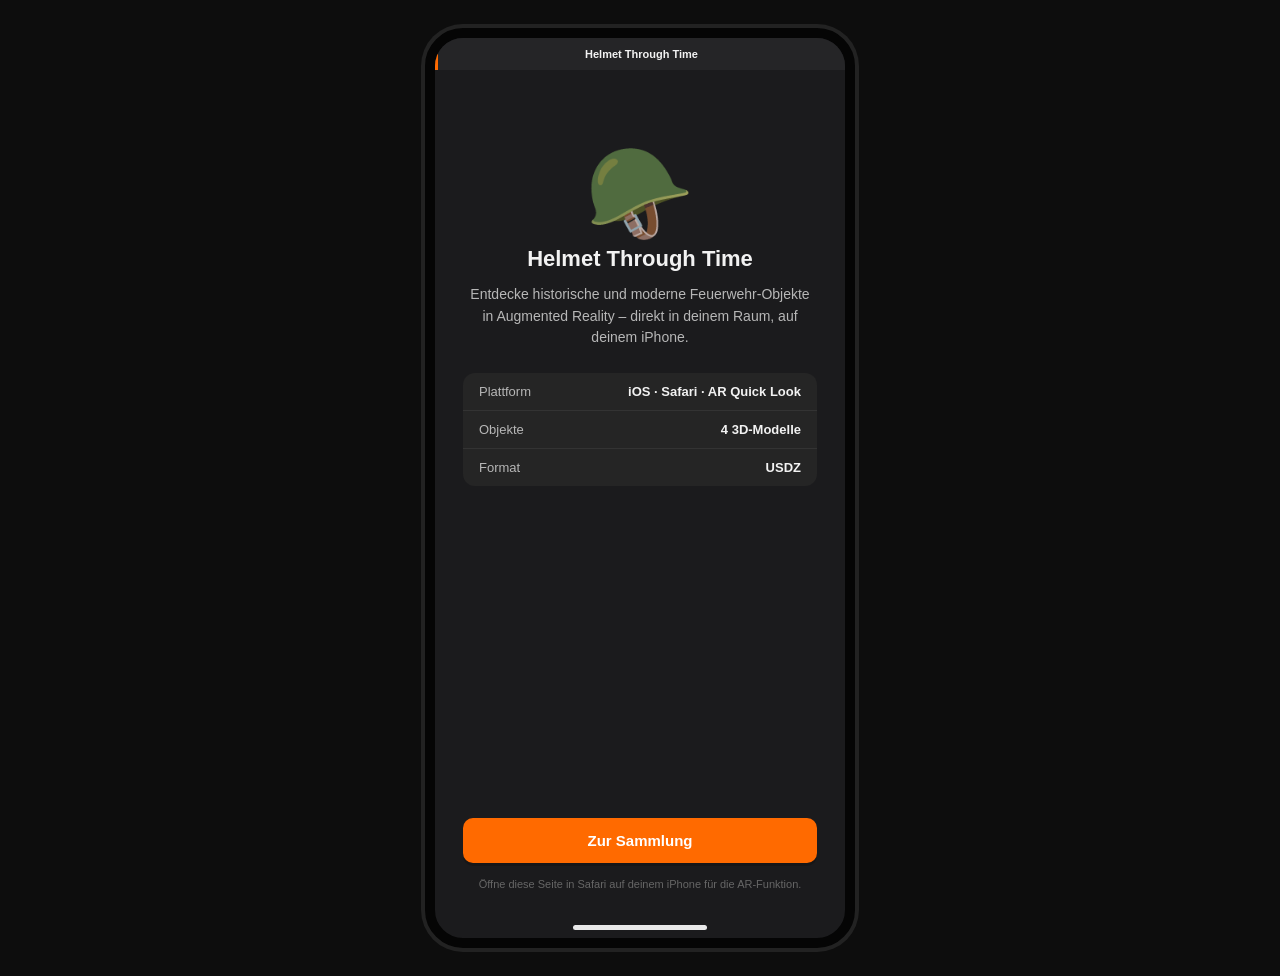
<file: index.html>
<!doctype html>
<html lang="de">
<head>
  <meta charset="utf-8">
  <meta name="viewport" content="width=device-width, initial-scale=1, viewport-fit=cover">
  <title>Helmet Through Time</title>
  <link rel="stylesheet" href="style.css">
</head>
<body>
  <main class="phone">

    <div class="topbar">Helmet Through Time</div>

    <section class="content">

      <div class="hero-icon">🪖</div>

      <h1 class="home-title">Helmet Through Time</h1>

      <p class="home-sub">
        Entdecke historische und moderne Feuerwehr-Objekte in Augmented Reality –
        direkt in deinem Raum, auf deinem iPhone.
      </p>

      <div class="info-box">
        <div class="info-row">
          <span class="info-label">Plattform</span>
          <span class="info-value">iOS · Safari · AR Quick Look</span>
        </div>
        <div class="info-row">
          <span class="info-label">Objekte</span>
          <span class="info-value">4 3D-Modelle</span>
        </div>
        <div class="info-row">
          <span class="info-label">Format</span>
          <span class="info-value">USDZ</span>
        </div>
      </div>

      <div class="spacer"></div>

      <a class="btn" href="collection.html">Zur Sammlung</a>

      <p class="note-small">Öffne diese Seite in Safari auf deinem iPhone für die AR-Funktion.</p>

    </section>

    <div class="homebar"></div>
  </main>
</body>
</html>
</file>
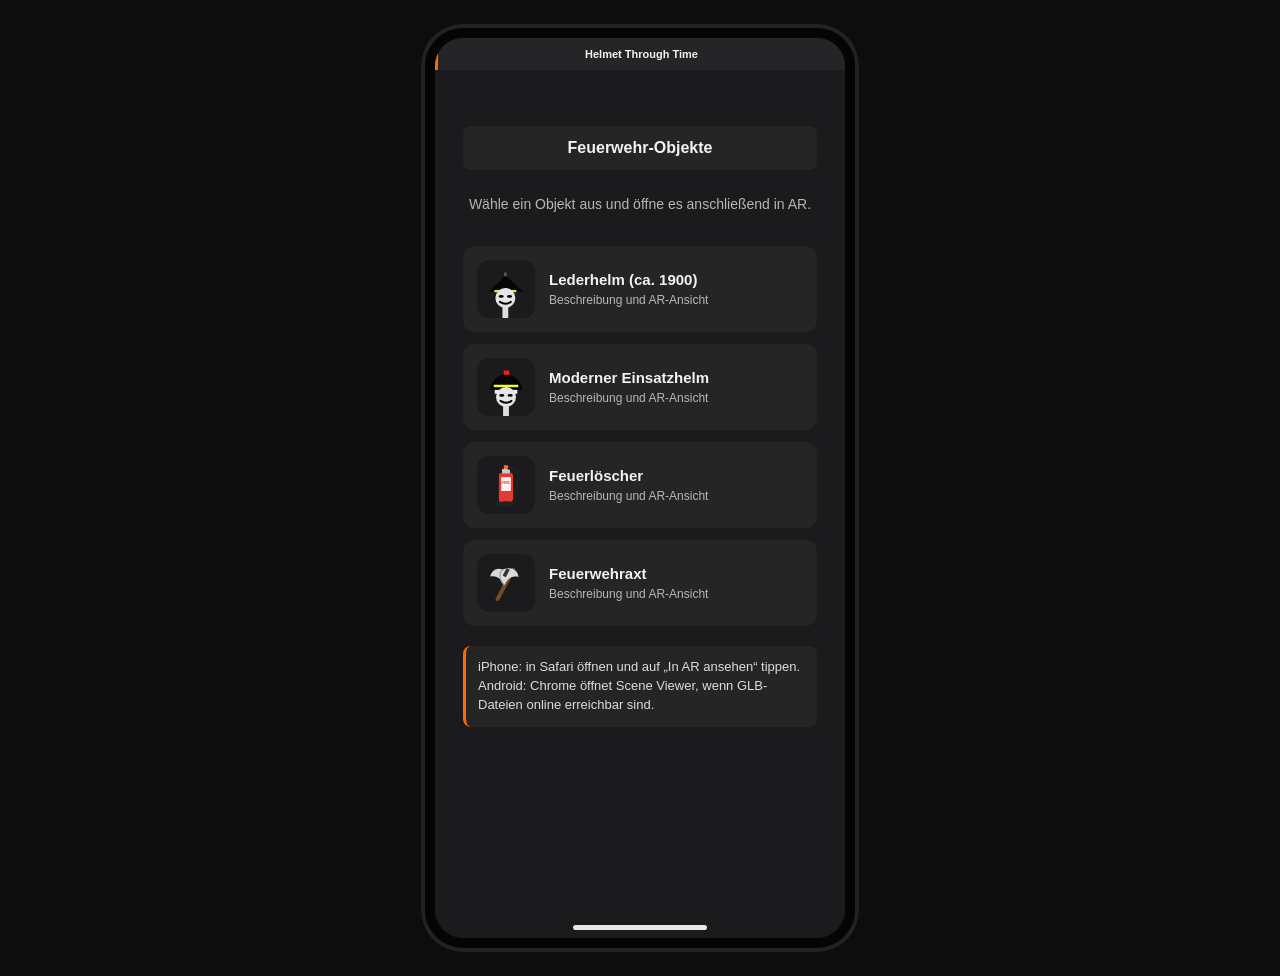
<file: helmet_through_time_figma_visible/helmet_through_time_figma_visible/collection.html>
<!doctype html>
<html lang="de">
<head>
  <meta charset="utf-8">
  <meta name="viewport" content="width=device-width, initial-scale=1, viewport-fit=cover">
  <title>Helmet Through Time</title>
  <link rel="stylesheet" href="style.css">
</head>

<body>
  <main class="phone">
    <div class="topbar">Helmet Through Time</div>

    <section class="content">
      <div class="title-card">Feuerwehr-Objekte</div>

      <p class="hint">
        Wähle ein Objekt aus und öffne es anschließend in AR.
      </p>

      <div class="list" id="list"></div>

      <div class="note">
        iPhone: in Safari öffnen und auf „In AR ansehen“ tippen.
        Android: Chrome öffnet Scene Viewer, wenn GLB-Dateien online erreichbar sind.
      </div>
    </section>

    <div class="homebar"></div>
  </main>

  <script src="app-data.js"></script>
  <script>
    list.innerHTML = ITEMS.map((item) => `
      <a class="card" href="detail.html?id=${item.slug}">
        <span class="thumb">
          <img src="${item.image}" alt="${item.title}">
        </span>

        <span>
          <h3>${item.title}</h3>
          <p>Beschreibung und AR-Ansicht</p>
        </span>
      </a>
    `).join("");
  </script>
</body>
</html>
</file>
<file: style.css>
:root {
  --bg: #181818;
  --panel: #252525;
  --panel2: #303030;
  --text: #f2f2f2;
  --muted: #b7b7b7;
  --orange: #ff6a00;
  --blue: #18a0fb;
}

* {
  box-sizing: border-box;
}

body {
  margin: 0;
  background: #101010;
  color: var(--text);
  font-family: -apple-system, BlinkMacSystemFont, "Segoe UI", Roboto, Arial, sans-serif;
  min-height: 100vh;
}

.phone {
  width: min(430px, 100vw);
  min-height: 100vh;
  margin: 0 auto;
  background: #1b1b1d;
  position: relative;
  overflow: hidden;
}

.topbar {
  height: 32px;
  background: #252527;
  display: flex;
  align-items: center;
  justify-content: center;
  font-size: 11px;
  font-weight: 600;
  border-left: 3px solid var(--orange);
}

.content {
  padding: 28px 28px 34px;
  min-height: calc(100vh - 32px);
  display: flex;
  flex-direction: column;
  align-items: center;
}

.spacer {
  flex: 1;
}

.btn {
  display: block;
  width: 100%;
  border: 0;
  border-radius: 10px;
  background: var(--orange);
  color: #fff;
  font-weight: 700;
  padding: 14px 18px;
  text-align: center;
  text-decoration: none;
  font-size: 15px;
  box-shadow: 0 3px 0 rgba(0, 0, 0, 0.2);
}

.btn.secondary {
  background: #2e2e32;
}

.btn.small {
  width: auto;
  padding: 10px 14px;
}

.qr {
  width: 240px;
  height: 240px;
  background: #fff;
  padding: 10px;
  margin-top: 110px;
  image-rendering: pixelated;
}

.hint {
  color: var(--muted);
  font-size: 14px;
  text-align: center;
  margin: 18px 0;
}

.scan-box {
  width: 230px;
  height: 190px;
  border: 5px solid var(--blue);
  position: relative;
  background: #4b4b4b;
  margin-top: 110px;
}

.corner {
  position: absolute;
  width: 32px;
  height: 32px;
  border: 5px solid white;
}

.tl {
  top: -5px;
  left: -5px;
  border-right: 0;
  border-bottom: 0;
}

.tr {
  top: -5px;
  right: -5px;
  border-left: 0;
  border-bottom: 0;
}

.bl {
  bottom: -5px;
  left: -5px;
  border-right: 0;
  border-top: 0;
}

.br {
  bottom: -5px;
  right: -5px;
  border-left: 0;
  border-top: 0;
}

video {
  position: absolute;
  inset: 32px 0 0;
  width: 100%;
  height: calc(100% - 32px);
  object-fit: cover;
  opacity: 0.22;
}

.hero-face {
  font-size: 120px;
  line-height: 1;
  margin-top: 130px;
}

.title-card {
  background: var(--panel);
  border-radius: 8px;
  font-size: 16px;
  font-weight: 800;
  text-align: center;
  width: 100%;
  padding: 13px 10px;
  margin: 28px 0 8px;
}

.viewer-wrap {
  position: relative;
  width: 100%;
  height: 330px;
  margin-top: 6px;
  display: flex;
  align-items: center;
  justify-content: center;
  background: #1b1b1d;
  border-radius: 16px;
  overflow: hidden;
}

.object-preview {
  width: 82%;
  max-height: 92%;
  object-fit: contain;
  display: block;
  filter: drop-shadow(0 14px 16px rgba(0, 0, 0, 0.45));
}

.rotate-hint {
  position: absolute;
  bottom: 8px;
  left: 50%;
  transform: translateX(-50%);
  font-size: 11px;
  color: #d5d5d5;
  background: rgba(0, 0, 0, 0.35);
  padding: 5px 9px;
  border-radius: 999px;
  pointer-events: none;
  white-space: nowrap;
}

.nav-arrow {
  position: absolute;
  top: 45%;
  transform: translateY(-50%);
  font-size: 42px;
  color: var(--orange);
  font-weight: 900;
  text-decoration: none;
  z-index: 3;
}

.nav-arrow.left {
  left: -4px;
}

.nav-arrow.right {
  right: -4px;
}

.actions {
  display: grid;
  grid-template-columns: 1fr;
  gap: 10px;
  width: 100%;
  margin-top: 6px;
}

.desc-panel {
  position: fixed;
  left: 50%;
  transform: translateX(-50%);
  bottom: 28px;
  width: min(390px, 92vw);
  background: #2b2b2f;
  border-radius: 8px;
  padding: 22px 18px 18px;
  box-shadow: 0 -8px 25px rgba(0, 0, 0, 0.35);
  display: none;
  z-index: 20;
}

.desc-panel.open {
  display: block;
}

.close {
  position: absolute;
  right: 12px;
  top: 8px;
  color: #eee;
  text-decoration: none;
  font-size: 20px;
}

.desc-panel p {
  font-size: 13px;
  line-height: 1.45;
  color: #ddd;
}

.list {
  width: 100%;
  display: grid;
  gap: 12px;
  margin-top: 16px;
}

.card {
  background: var(--panel);
  border-radius: 12px;
  padding: 14px;
  display: flex;
  gap: 14px;
  align-items: center;
  text-decoration: none;
  color: var(--text);
}

.thumb {
  width: 58px;
  height: 58px;
  border-radius: 12px;
  background: #1b1b1d;
  display: flex;
  align-items: center;
  justify-content: center;
  overflow: hidden;
}

.thumb img {
  width: 100%;
  height: 100%;
  object-fit: contain;
}

.thumb model-viewer {
  width: 100%;
  height: 100%;
  --progress-bar-color: transparent;
}

.card h3 {
  margin: 0 0 5px;
  font-size: 15px;
}

.card p {
  margin: 0;
  color: var(--muted);
  font-size: 12px;
}

.homebar {
  position: fixed;
  bottom: 8px;
  left: 50%;
  transform: translateX(-50%);
  width: 134px;
  height: 5px;
  background: #fff;
  border-radius: 99px;
  opacity: 0.9;
}

.note {
  background: #252525;
  border-left: 3px solid var(--orange);
  padding: 12px;
  border-radius: 8px;
  color: #ddd;
  font-size: 13px;
  line-height: 1.45;
  width: 100%;
  margin-top: 20px;
}

.loading {
  animation: pulse 1.2s infinite alternate;
}

@keyframes pulse {
  from {
    opacity: 0.45;
  }

  to {
    opacity: 1;
  }
}

/* ── Startseite ── */
.hero-icon {
  font-size: 88px;
  line-height: 1;
  margin-top: 52px;
  margin-bottom: 8px;
}

.home-title {
  font-size: 22px;
  font-weight: 800;
  margin: 0 0 12px;
  text-align: center;
}

.home-sub {
  font-size: 14px;
  color: var(--muted);
  text-align: center;
  line-height: 1.55;
  margin: 0 0 24px;
}

.info-box {
  width: 100%;
  background: var(--panel);
  border-radius: 12px;
  overflow: hidden;
}

.info-row {
  display: flex;
  justify-content: space-between;
  align-items: center;
  padding: 11px 16px;
  border-bottom: 1px solid #333;
  font-size: 13px;
}

.info-row:last-child {
  border-bottom: none;
}

.info-label {
  color: var(--muted);
}

.info-value {
  color: var(--text);
  font-weight: 600;
}

.note-small {
  font-size: 11px;
  color: #666;
  text-align: center;
  margin-top: 14px;
  line-height: 1.45;
}

/* ── Navigation ── */
.topbar {
  position: relative;
}

.back-btn {
  position: absolute;
  left: 14px;
  top: 50%;
  transform: translateY(-50%);
  color: var(--orange);
  text-decoration: none;
  font-size: 22px;
  font-weight: 700;
  line-height: 1;
}

/* ── AR-Button ── */
.ar-btn {
  position: relative;
  background: var(--orange);
}

/* ── Karten ── */
.card-text {
  display: flex;
  flex-direction: column;
}

@media (min-width: 700px) {
  body {
    background: #0d0d0d;
  }

  .phone {
    min-height: 860px;
    margin: 28px auto;
    border-radius: 38px;
    border: 10px solid #050505;
    box-shadow: 0 0 0 4px #222;
  }

  .homebar {
    position: absolute;
  }
}
</file>
<file: helmet_through_time_figma_visible/helmet_through_time_figma_visible/style.css>
:root {
  --bg: #181818;
  --panel: #252525;
  --panel2: #303030;
  --text: #f2f2f2;
  --muted: #b7b7b7;
  --orange: #ff6a00;
  --blue: #18a0fb;
}

* {
  box-sizing: border-box;
}

body {
  margin: 0;
  background: #101010;
  color: var(--text);
  font-family: -apple-system, BlinkMacSystemFont, "Segoe UI", Roboto, Arial, sans-serif;
  min-height: 100vh;
}

.phone {
  width: min(430px, 100vw);
  min-height: 100vh;
  margin: 0 auto;
  background: #1b1b1d;
  position: relative;
  overflow: hidden;
}

.topbar {
  height: 32px;
  background: #252527;
  display: flex;
  align-items: center;
  justify-content: center;
  font-size: 11px;
  font-weight: 600;
  border-left: 3px solid var(--orange);
}

.content {
  padding: 28px 28px 34px;
  min-height: calc(100vh - 32px);
  display: flex;
  flex-direction: column;
  align-items: center;
}

.spacer {
  flex: 1;
}

.btn {
  display: block;
  width: 100%;
  border: 0;
  border-radius: 10px;
  background: var(--orange);
  color: #fff;
  font-weight: 700;
  padding: 14px 18px;
  text-align: center;
  text-decoration: none;
  font-size: 15px;
  box-shadow: 0 3px 0 rgba(0, 0, 0, 0.2);
}

.btn.secondary {
  background: #2e2e32;
}

.btn.small {
  width: auto;
  padding: 10px 14px;
}

.qr {
  width: 240px;
  height: 240px;
  background: #fff;
  padding: 10px;
  margin-top: 110px;
  image-rendering: pixelated;
}

.hint {
  color: var(--muted);
  font-size: 14px;
  text-align: center;
  margin: 18px 0;
}

.scan-box {
  width: 230px;
  height: 190px;
  border: 5px solid var(--blue);
  position: relative;
  background: #4b4b4b;
  margin-top: 110px;
}

.corner {
  position: absolute;
  width: 32px;
  height: 32px;
  border: 5px solid white;
}

.tl {
  top: -5px;
  left: -5px;
  border-right: 0;
  border-bottom: 0;
}

.tr {
  top: -5px;
  right: -5px;
  border-left: 0;
  border-bottom: 0;
}

.bl {
  bottom: -5px;
  left: -5px;
  border-right: 0;
  border-top: 0;
}

.br {
  bottom: -5px;
  right: -5px;
  border-left: 0;
  border-top: 0;
}

video {
  position: absolute;
  inset: 32px 0 0;
  width: 100%;
  height: calc(100% - 32px);
  object-fit: cover;
  opacity: 0.22;
}

.hero-face {
  font-size: 120px;
  line-height: 1;
  margin-top: 130px;
}

.title-card {
  background: var(--panel);
  border-radius: 8px;
  font-size: 16px;
  font-weight: 800;
  text-align: center;
  width: 100%;
  padding: 13px 10px;
  margin: 28px 0 8px;
}

.viewer-wrap {
  position: relative;
  width: 100%;
  height: 330px;
  margin-top: 6px;
  display: flex;
  align-items: center;
  justify-content: center;
  background: #1b1b1d;
  border-radius: 16px;
  overflow: hidden;
}

.object-preview {
  width: 82%;
  max-height: 92%;
  object-fit: contain;
  display: block;
  filter: drop-shadow(0 14px 16px rgba(0, 0, 0, 0.45));
}

.rotate-hint {
  position: absolute;
  bottom: 8px;
  left: 50%;
  transform: translateX(-50%);
  font-size: 11px;
  color: #d5d5d5;
  background: rgba(0, 0, 0, 0.35);
  padding: 5px 9px;
  border-radius: 999px;
  pointer-events: none;
  white-space: nowrap;
}

.nav-arrow {
  position: absolute;
  top: 45%;
  transform: translateY(-50%);
  font-size: 42px;
  color: var(--orange);
  font-weight: 900;
  text-decoration: none;
  z-index: 3;
}

.nav-arrow.left {
  left: -4px;
}

.nav-arrow.right {
  right: -4px;
}

.actions {
  display: grid;
  grid-template-columns: 1fr;
  gap: 10px;
  width: 100%;
  margin-top: 6px;
}

.desc-panel {
  position: fixed;
  left: 50%;
  transform: translateX(-50%);
  bottom: 28px;
  width: min(390px, 92vw);
  background: #2b2b2f;
  border-radius: 8px;
  padding: 22px 18px 18px;
  box-shadow: 0 -8px 25px rgba(0, 0, 0, 0.35);
  display: none;
  z-index: 20;
}

.desc-panel.open {
  display: block;
}

.close {
  position: absolute;
  right: 12px;
  top: 8px;
  color: #eee;
  text-decoration: none;
  font-size: 20px;
}

.desc-panel p {
  font-size: 13px;
  line-height: 1.45;
  color: #ddd;
}

.list {
  width: 100%;
  display: grid;
  gap: 12px;
  margin-top: 16px;
}

.card {
  background: var(--panel);
  border-radius: 12px;
  padding: 14px;
  display: flex;
  gap: 14px;
  align-items: center;
  text-decoration: none;
  color: var(--text);
}

.thumb {
  width: 58px;
  height: 58px;
  border-radius: 12px;
  background: #1b1b1d;
  display: flex;
  align-items: center;
  justify-content: center;
  overflow: hidden;
}

.thumb img {
  width: 100%;
  height: 100%;
  object-fit: contain;
}

.card h3 {
  margin: 0 0 5px;
  font-size: 15px;
}

.card p {
  margin: 0;
  color: var(--muted);
  font-size: 12px;
}

.homebar {
  position: fixed;
  bottom: 8px;
  left: 50%;
  transform: translateX(-50%);
  width: 134px;
  height: 5px;
  background: #fff;
  border-radius: 99px;
  opacity: 0.9;
}

.note {
  background: #252525;
  border-left: 3px solid var(--orange);
  padding: 12px;
  border-radius: 8px;
  color: #ddd;
  font-size: 13px;
  line-height: 1.45;
  width: 100%;
  margin-top: 20px;
}

.loading {
  animation: pulse 1.2s infinite alternate;
}

@keyframes pulse {
  from {
    opacity: 0.45;
  }

  to {
    opacity: 1;
  }
}

@media (min-width: 700px) {
  body {
    background: #0d0d0d;
  }

  .phone {
    min-height: 860px;
    margin: 28px auto;
    border-radius: 38px;
    border: 10px solid #050505;
    box-shadow: 0 0 0 4px #222;
  }

  .homebar {
    position: absolute;
  }
}
</file>
